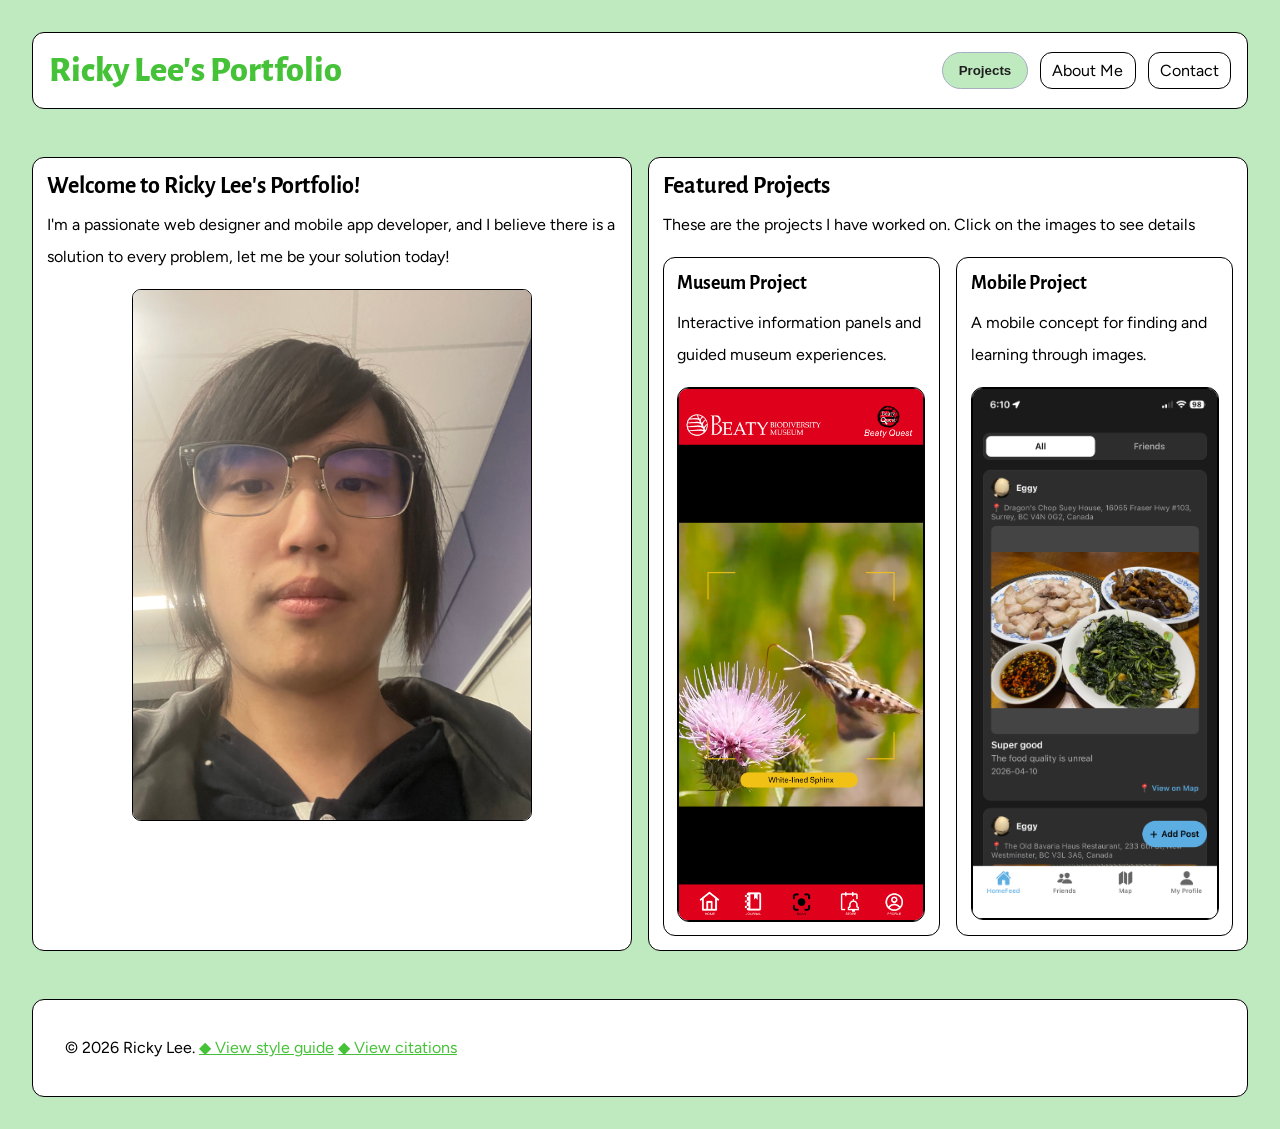
<file: index.html>
<!doctype html>
<html lang="en">
  <head>
    <meta charset="utf-8" />
    <meta name="viewport" content="width=device-width, initial-scale=1" />
    <title>Ricky's Portfolio - Home</title>
    <link rel="preconnect" href="https://fonts.googleapis.com" />
    <link rel="preconnect" href="https://fonts.gstatic.com" crossorigin />
    <link
      href="https://fonts.googleapis.com/css2?family=Alegreya+Sans:ital,wght@0,100;0,300;0,400;0,500;0,700;0,800;0,900;1,100;1,300;1,400;1,500;1,700;1,800;1,900&family=Figtree:ital,wght@0,300..900;1,300..900&display=swap"
      rel="stylesheet"
    />
    <link href="css/main.css" rel="stylesheet" />
  </head>
  <body>
    <header>
      <nav class="main-nav">
        <a class="link-text-title" href="index.html">Ricky Lee's Portfolio</a>
        <div class="main-nav-links">
          <div class="dropdown">
            <button class="button-nav" type="button">Projects</button>
            <div class="dropdown-content">
              <a href="museum-project.html">Museum Project</a>
              <a href="mobile-project.html">Mobile Project</a>
            </div>
          </div>

          <a href="about.html">About Me</a>

          <a href="contact.html">Contact</a>
        </div>
      </nav>
    </header>

    <div class="project-image-container">
      <section class="element">
        <h2 class="heading-section">Welcome to Ricky Lee's Portfolio!</h2>
        <p class="paragraph-body">
          I'm a passionate web designer and mobile app developer, 
          and I believe there is a solution to every problem, let me be your solution today!
        </p>
        <img class="image-hero" 
        src="img/Ricky Lee Photo 1.JPG"
        alt="front shot photo of Ricky Lee"/> 
      </section>

      <section class="element">
        <h2 class="heading-section">Featured Projects</h2>

        <p class="paragraph-body">
          These are the projects I have worked on.
          Click on the images to see details
        </p>

        <div class="project-image-container">
          <section>
            <h3 class="heading-card">Museum Project</h3>
            <p class="paragraph-body">Interactive information panels and guided museum experiences.</p>
            <a class="image-link" href="museum-project.html">
              <img
                src="img/Beaty Biodiversity Musemn Project/mobile app - camera scanning.png"
                alt="a mock up screenshot of the scanning feature of the mobile app Beaty Quest"
              />
            </a>
          </section>

          <section>
            <h3 class="heading-card">Mobile Project</h3>
            <p class="paragraph-body">A mobile concept for finding and learning through images.</p>
            <a class="image-link" href="mobile-project.html">
              <img
                src="img/Foodie Buddy Project/foodie buddy - post show up in feed.PNG"
                alt="a screenshot of the feeds of mobile app Foodie Buddy"
              />
            </a>
          </section>
        </div>
      </section>
    </div>

    <!--I learn to retrieve the current year using javascript from
     https://medium.com/@ilearnbydoing/display-current-year-in-website-footer-e3f974a9dbc8 -->

    <footer class="element">
      <p class="paragraph-body">© <span id="year"></span> 
        Ricky Lee.
        <a class="link-text" href="style-guide.html">◆ View style guide</a>
        <a class="link-text" href="citation.html">◆ View citations</a>

      </p>
    </footer>

    <script>
      document.getElementById("year").textContent = new Date().getFullYear();
    </script>
  </body>
</html>
</file>
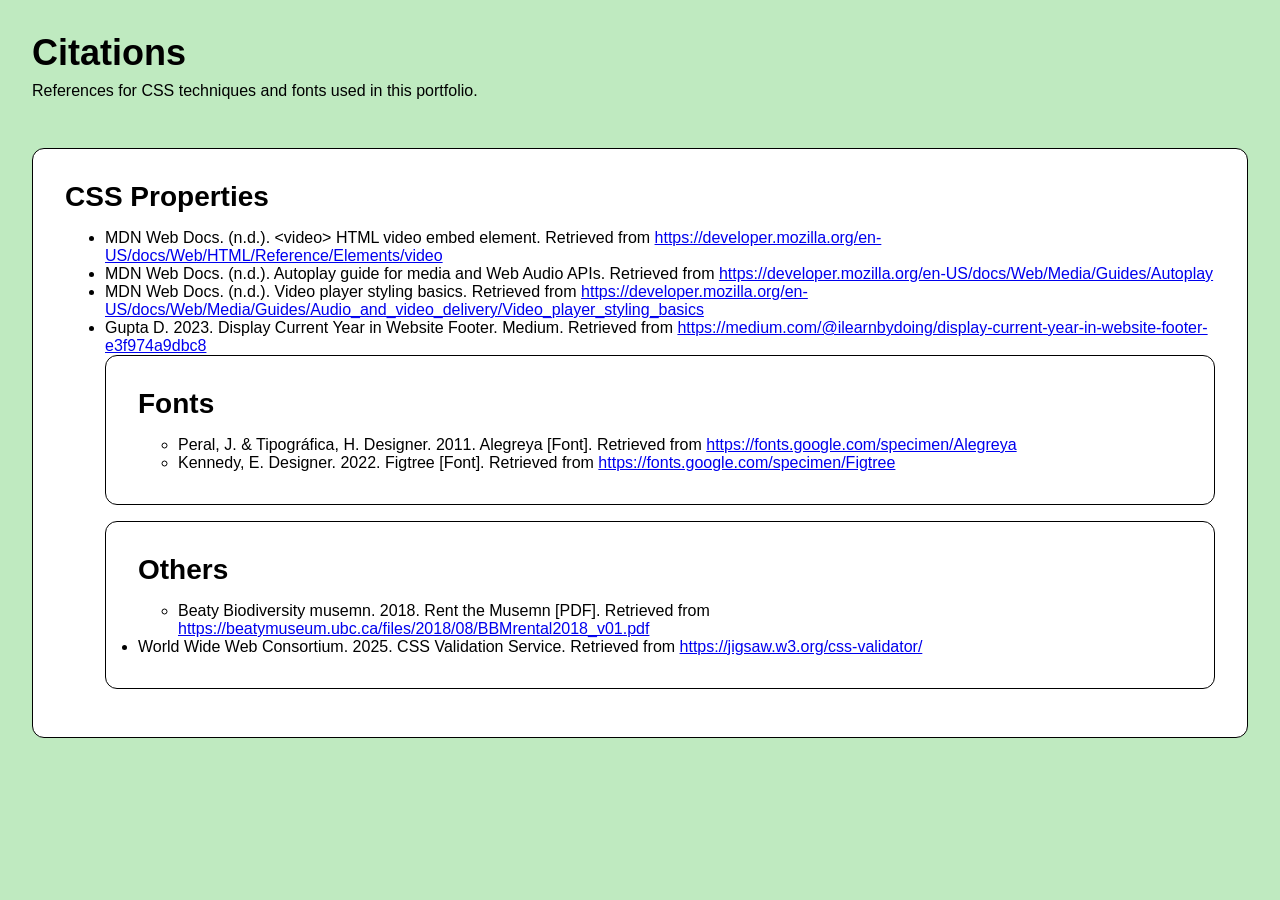
<file: citation.html>
<!doctype html>
<html lang="en">
  <head>
    <meta charset="utf-8" />
    <meta name="viewport" content="width=device-width, initial-scale=1" />
    <title>Citations - Dotsie</title>
    <link href="css/main.css" rel="stylesheet" />
  </head>
  <body>
    <header>
      <h1>Citations</h1>
      <p>
        References for CSS techniques and fonts used in this
        portfolio.
      </p>
    </header>

    <main>
      <section class="element">
        <h2>CSS Properties</h2>

        <ul>

            <li>
                MDN Web Docs. (n.d.). &lt;video&gt; HTML video embed element. Retrieved from
                <a
                href="https://developer.mozilla.org/en-US/docs/Web/HTML/Reference/Elements/video"
                >https://developer.mozilla.org/en-US/docs/Web/HTML/Reference/Elements/video</a
                >
            </li>

            <li>
                MDN Web Docs. (n.d.). Autoplay guide for media and Web Audio APIs. Retrieved from
                <a
                href="https://developer.mozilla.org/en-US/docs/Web/Media/Guides/Autoplay"
                >https://developer.mozilla.org/en-US/docs/Web/Media/Guides/Autoplay</a
                >
            </li>

            <li>
                MDN Web Docs. (n.d.). Video player styling basics. Retrieved from
                <a
                href="https://developer.mozilla.org/en-US/docs/Web/Media/Guides/Audio_and_video_delivery/Video_player_styling_basics"
                >https://developer.mozilla.org/en-US/docs/Web/Media/Guides/Audio_and_video_delivery/Video_player_styling_basics</a
                >
            </li>

            <li>
                Gupta D. 2023. Display Current Year in Website Footer. Medium. Retrieved from
                <a href="https://medium.com/@ilearnbydoing/display-current-year-in-website-footer-e3f974a9dbc8 "
                >https://medium.com/@ilearnbydoing/display-current-year-in-website-footer-e3f974a9dbc8 </a
                >
            </li>


      <section class ="element">
        <h2>Fonts</h2>
        <ul>
          <li>
            Peral, J. &amp; Tipográfica, H. Designer. 2011. Alegreya [Font]. Retrieved from
            <a href="https://fonts.google.com/specimen/Alegreya">
                https://fonts.google.com/specimen/Alegreya
            </a>
          </li>
          <li>
            Kennedy, E. Designer. 2022. Figtree [Font]. Retrieved from
            <a href="https://fonts.google.com/specimen/Figtree">
                https://fonts.google.com/specimen/Figtree
            </a>
          </li>
        </ul>
      </section>

      <section class ="element">
        <h2>Others</h2>
        <ul>
          <li>
            Beaty Biodiversity musemn. 2018. Rent the Musemn [PDF]. Retrieved from
            <a href="https://beatymuseum.ubc.ca/files/2018/08/BBMrental2018_v01.pdf">
                https://beatymuseum.ubc.ca/files/2018/08/BBMrental2018_v01.pdf
            </a>
          </li>
        </ul>
        <li>
            World Wide Web Consortium. 2025. CSS Validation Service. Retrieved from
            <a href="https://jigsaw.w3.org/css-validator/">
                https://jigsaw.w3.org/css-validator/
            </a>
        </li>
      </section>

    </main>
  </body>
</html>
</file>
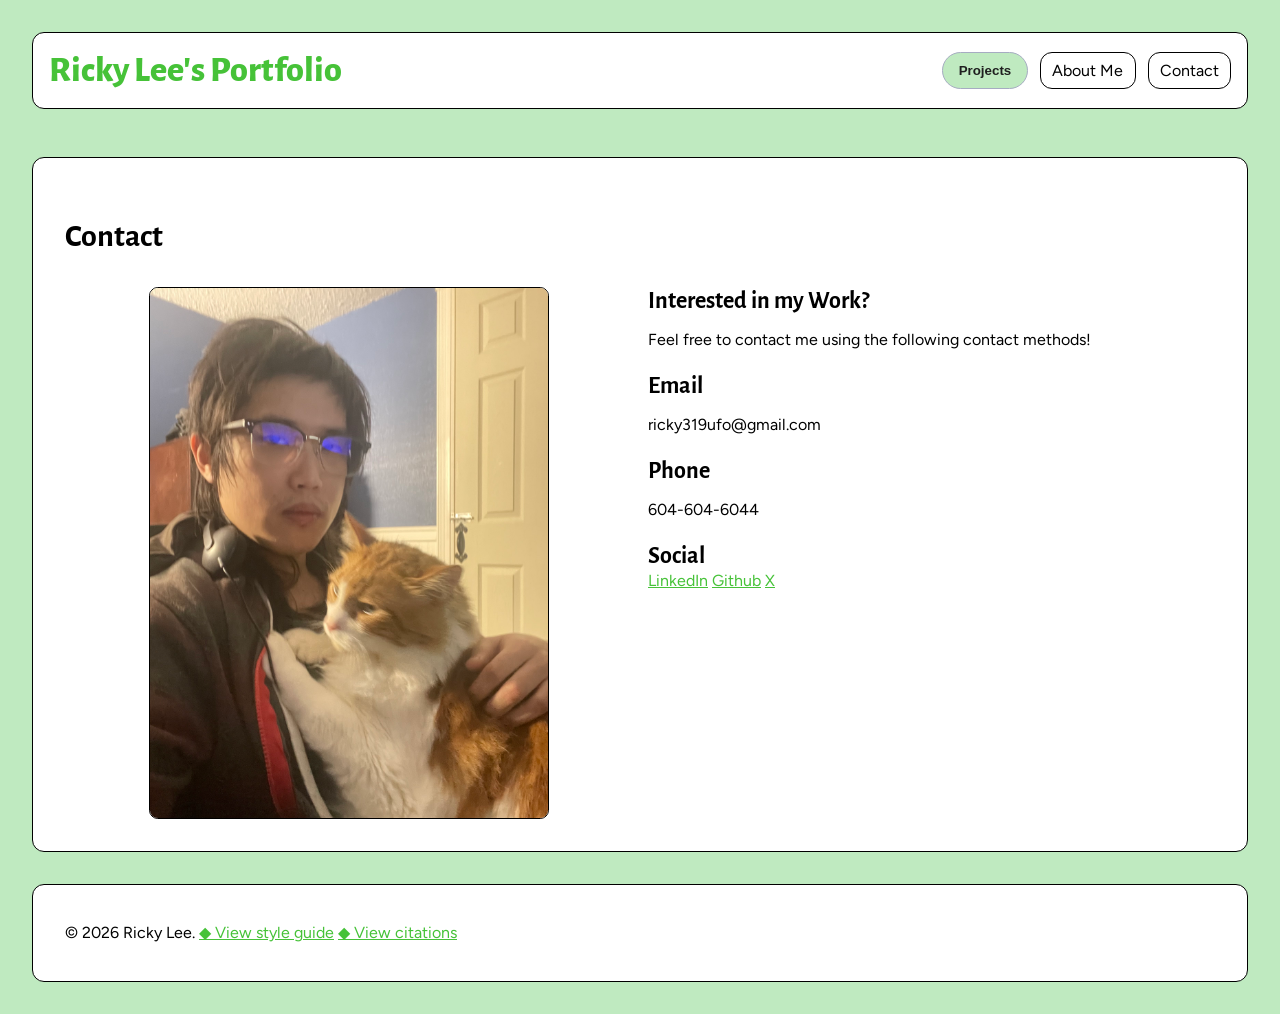
<file: contact.html>
<!doctype html>
<html lang="en">
  <head>
    <meta charset="utf-8" />
    <meta name="viewport" content="width=device-width, initial-scale=1" />
    <title>Ricky's Portfolio - Contact</title>
    <link rel="preconnect" href="https://fonts.googleapis.com" />
    <link rel="preconnect" href="https://fonts.gstatic.com" crossorigin />
    <link
      href="https://fonts.googleapis.com/css2?family=Alegreya+Sans:ital,wght@0,100;0,300;0,400;0,500;0,700;0,800;0,900;1,100;1,300;1,400;1,500;1,700;1,800;1,900&family=Figtree:ital,wght@0,300..900;1,300..900&display=swap"
      rel="stylesheet"
    />
    <link href="css/main.css" rel="stylesheet" />
  </head>
  <body>
    <header>
      <nav class="main-nav">
        <a class="link-text-title" href="index.html">Ricky Lee's Portfolio</a>
        <div class="main-nav-links">
          <div class="dropdown">
            <button class="button-nav" type="button">Projects</button>
            <div class="dropdown-content">
              <a href="museum-project.html">Museum Project</a>
              <a href="mobile-project.html">Mobile Project</a>
            </div>
          </div>

          <a href="about.html">About Me</a>

          <a href="contact.html">Contact</a>
        </div>
      </nav>
    </header>

    <section class="element">
      <h1 class="heading-display">Contact</h1>
      <div class="project-image-container">
        <img class="image-hero" 
        src="img/Ricky Lee Photo 3.JPG"
        alt="photo of Ricky Lee with his cat"/>
        <div>

          <h2 class="heading-section"> Interested in my Work? </h2>
          <p class="paragraph-body">
            Feel free to contact me using the following contact methods!
          </p>

          <h2 class="heading-section"> Email </h2>
          <p class="paragraph-body">
            ricky319ufo@gmail.com
          </p>

          <h2 class="heading-section"> Phone </h2>
          <p class="paragraph-body">
            604-604-6044
          </p>

          <h2 class="heading-section"> Social </h2>
          <a class="link-text" href="#">LinkedIn</a>
          <a class="link-text" href="#">Github</a> 
          <a class="link-text" href="#">X</a> 

        </div>
      </div>
    </section>

    <footer class="element">
      <p class="paragraph-body">
        © <span id="year"></span> Ricky Lee.
        <a class="link-text" href="style-guide.html">◆ View style guide</a>
        <a class="link-text" href="citation.html">◆ View citations</a>
      </p>
    </footer>

    <script>
      document.getElementById("year").textContent = new Date().getFullYear();
    </script>
  </body>
</html>
</file>
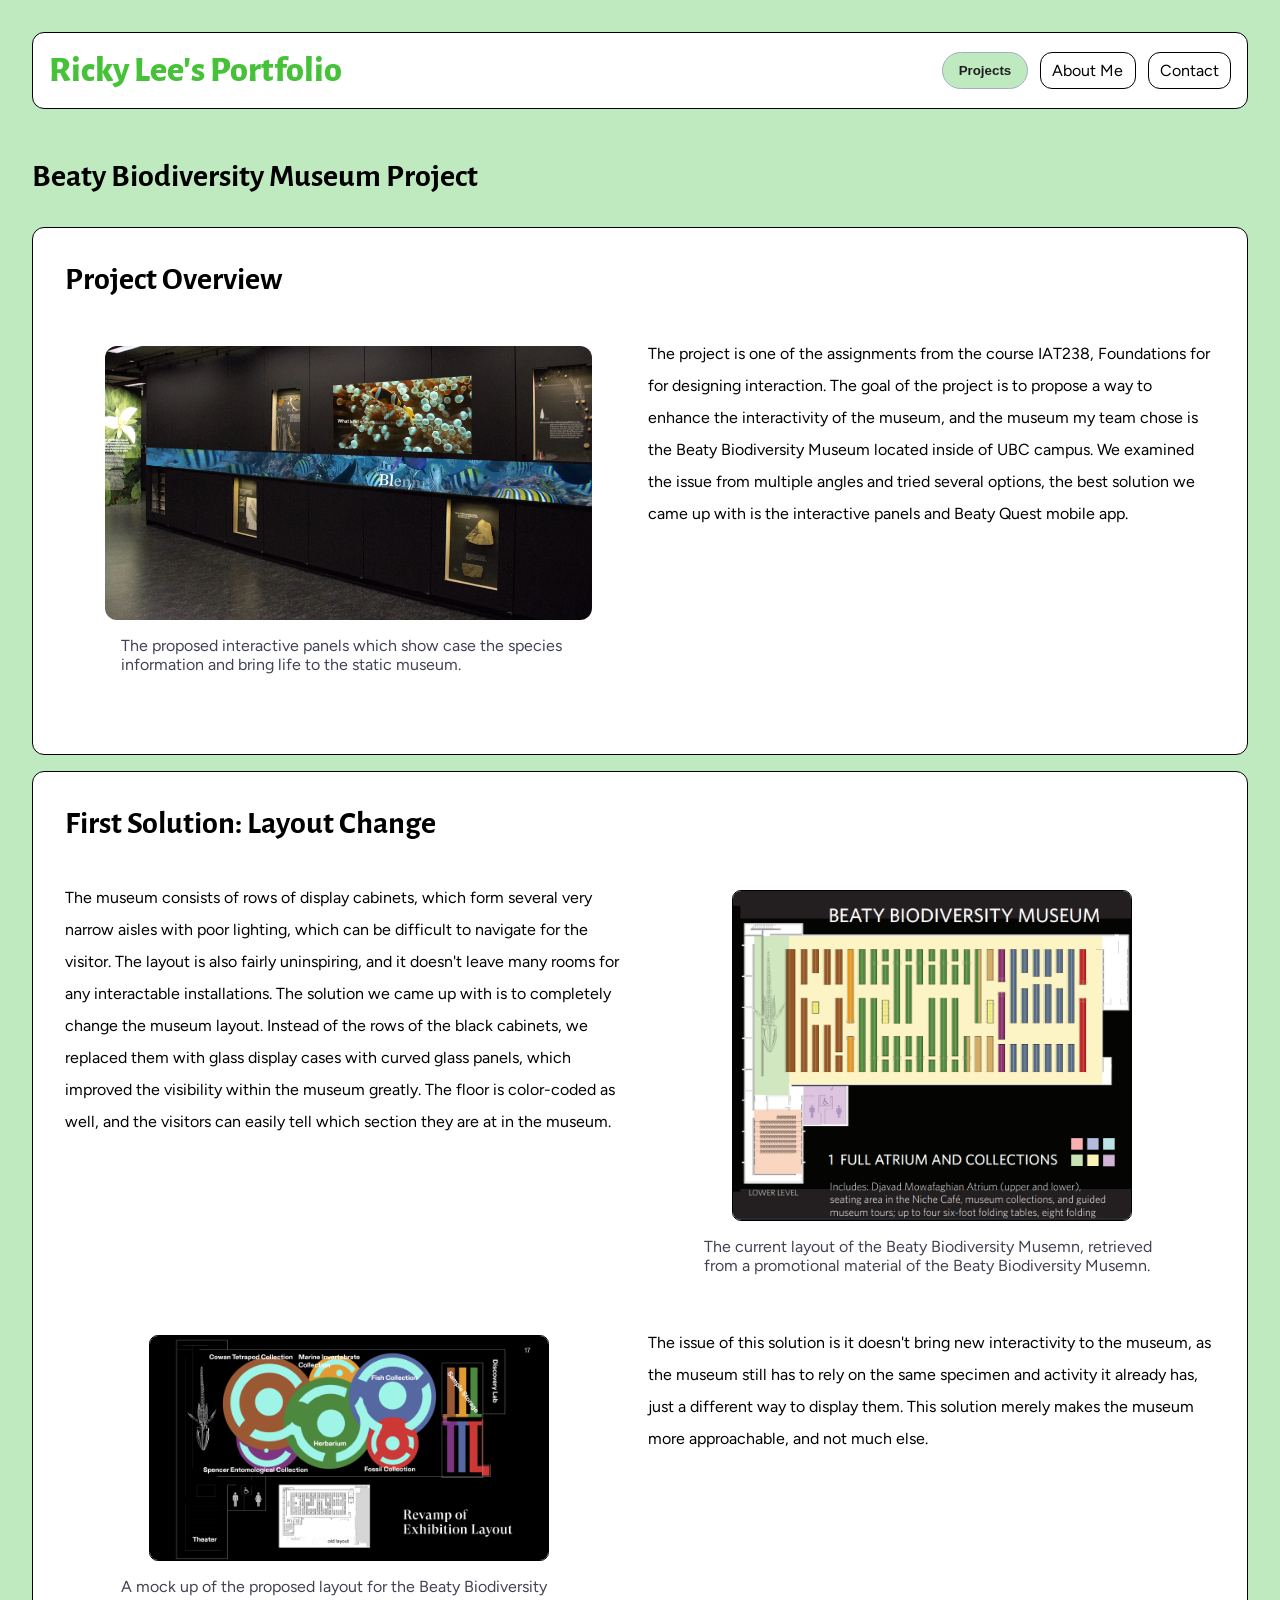
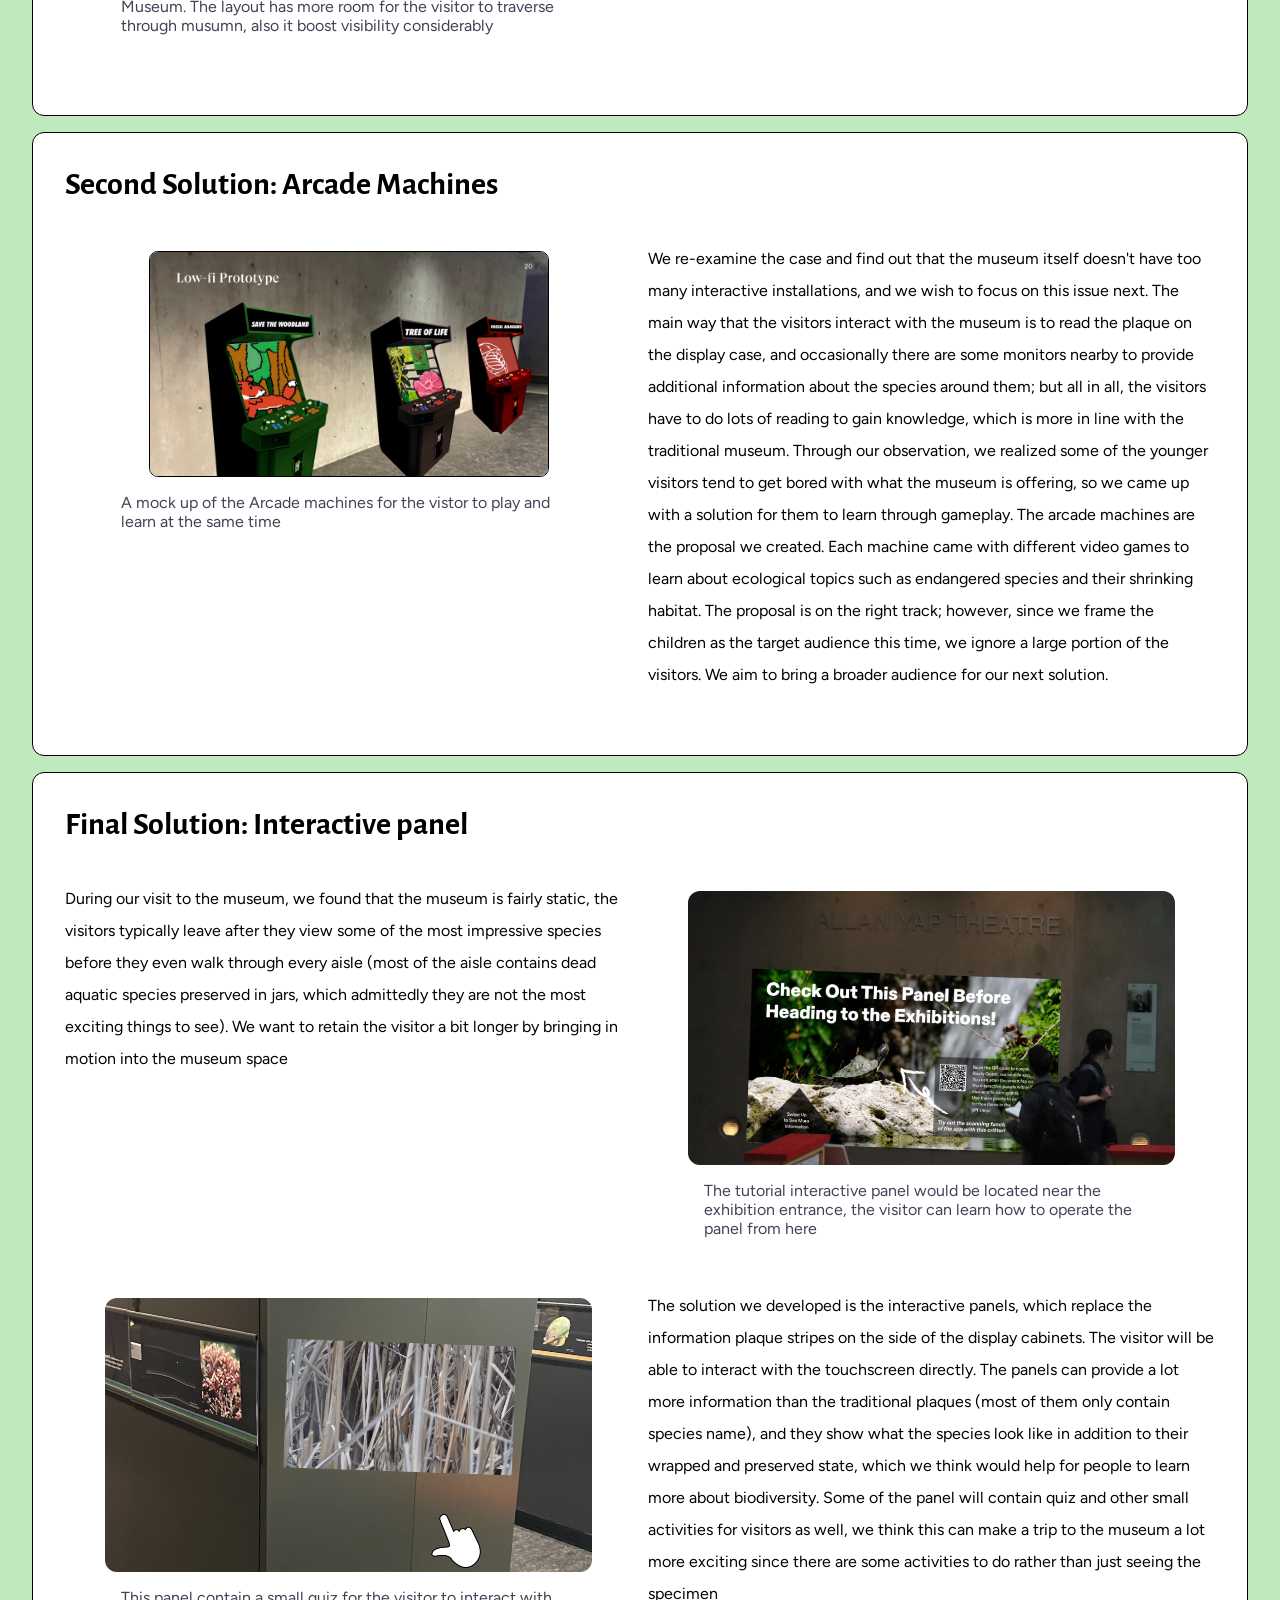
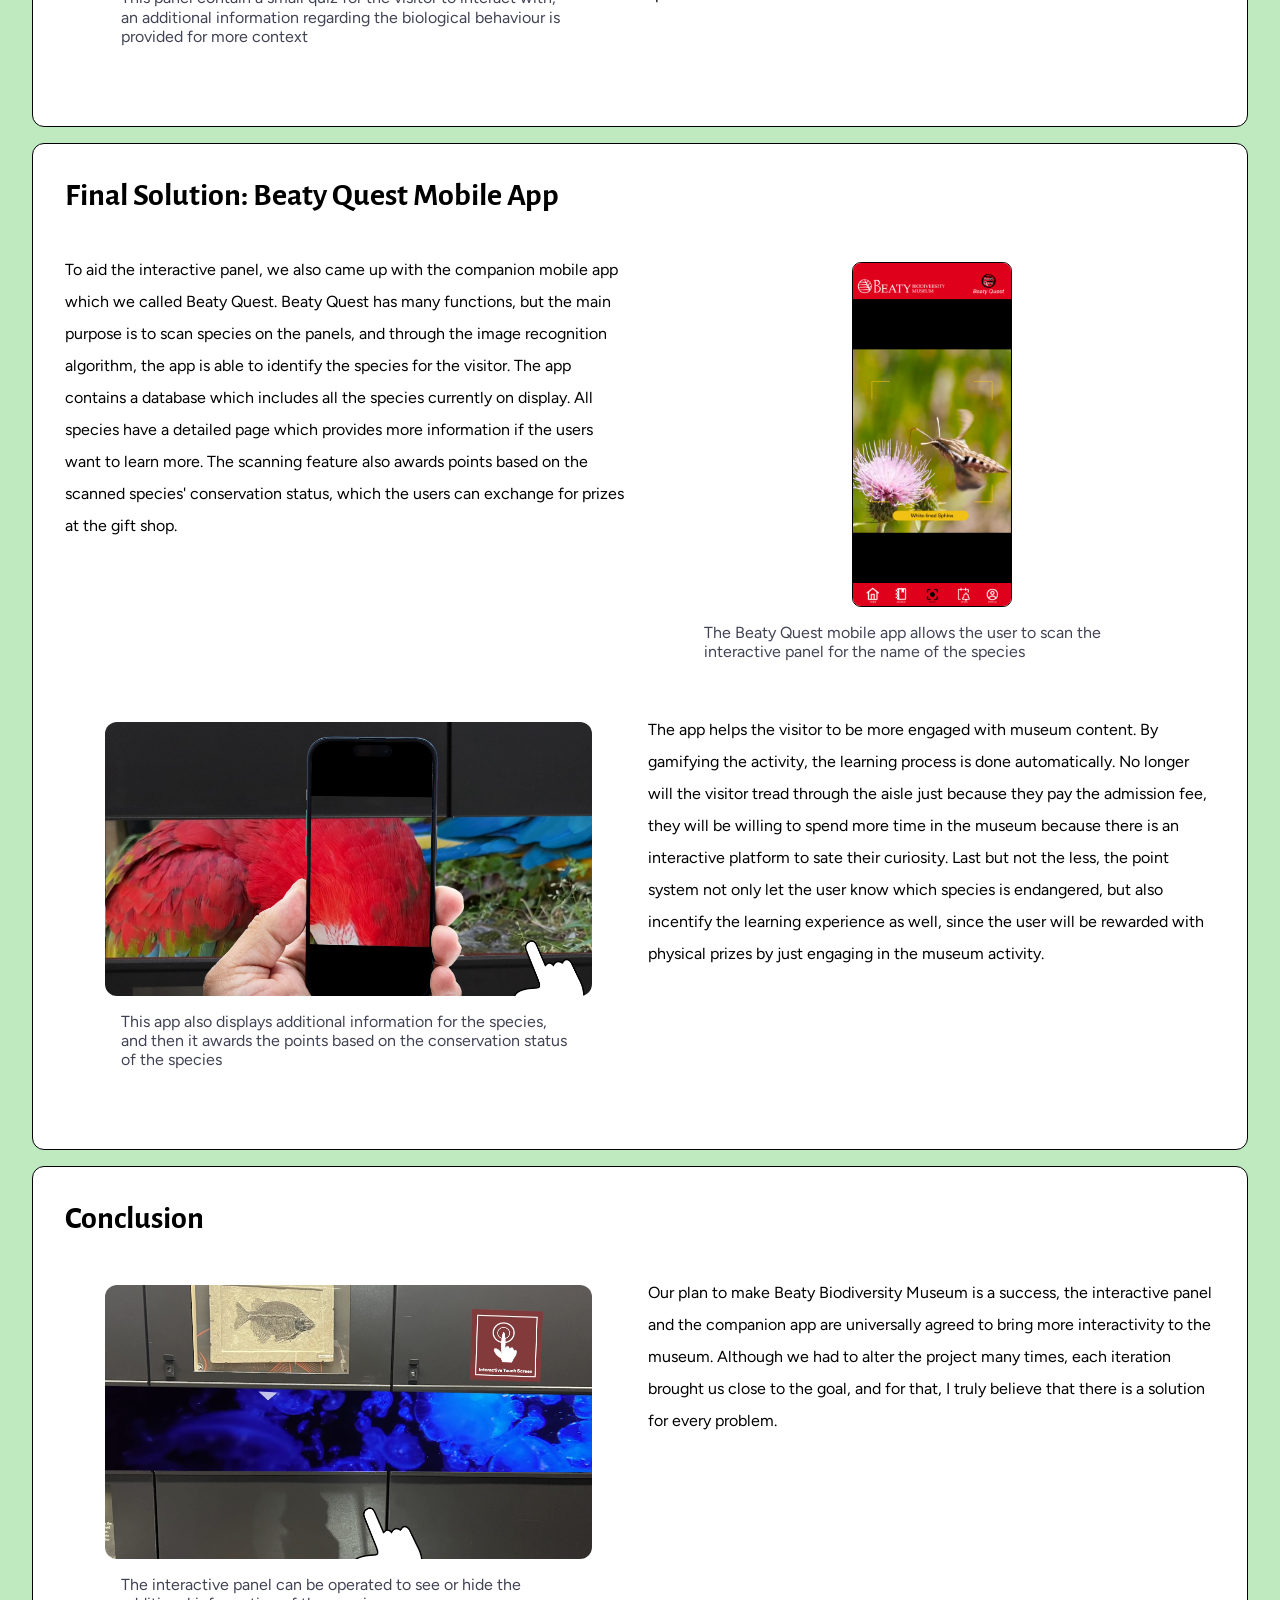
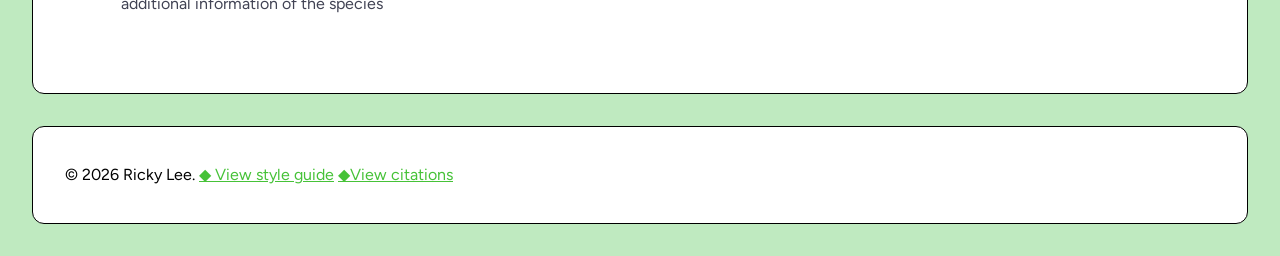
<file: museum-project.html>
<!doctype html>
<html lang="en">
  <head>
    <meta charset="utf-8" />
    <meta name="viewport" content="width=device-width, initial-scale=1" />
    <title>Ricky's Portfolio - Museum Project</title>
    <link rel="preconnect" href="https://fonts.googleapis.com" />
    <link rel="preconnect" href="https://fonts.gstatic.com" crossorigin />
    <link
      href="https://fonts.googleapis.com/css2?family=Alegreya+Sans:ital,wght@0,100;0,300;0,400;0,500;0,700;0,800;0,900;1,100;1,300;1,400;1,500;1,700;1,800;1,900&family=Figtree:ital,wght@0,300..900;1,300..900&display=swap"
      rel="stylesheet"
    />
    <link href="css/main.css" rel="stylesheet" />
  </head>
  <body>
    <header>
      <nav class="main-nav">
        <a class="link-text-title" href="index.html">Ricky Lee's Portfolio</a>
        <div class="main-nav-links">
          <div class="dropdown">
            <button class="button-nav" type="button">Projects</button>
            <div class="dropdown-content">
              <a href="museum-project.html">Museum Project</a>
              <a href="mobile-project.html">Mobile Project</a>
            </div>
          </div>
          <a href="about.html">About Me</a>
          <a href="contact.html">Contact</a>
        </div>
      </nav>
    </header>

    <h1 class="heading-display">Beaty Biodiversity Museum Project</h1>

    <section class="element">
      <h2 class="heading-display">Project Overview</h2>
      <div class="project-image-container">
      <!-- Use https://developer.mozilla.org/en-US/docs/Web/Media/Guides/Autoplay to learn how to 
       auto play webm, the brower blocks autoplay if it is not muted, lazy loading causes the browser
       to load the webm only when it is in view -->
        <figure>
          <video autoplay loop muted>
            <source src="img/Beaty Biodiversity Musemn Project/interactive information panel 2 - an overview.webm" type="video/webm" loading="lazy">
            Your browser does not support webm file.
          </video>
          <figcaption>
            The proposed interactive panels which show case the species information and bring life to the static museum.
          </figcaption>
        </figure>
        <p class="paragraph-body">  
          The project is one of the assignments from the course IAT238, Foundations for for designing interaction. The goal of the project is to propose a way to enhance the interactivity of the museum, and the museum my team chose is the Beaty Biodiversity Museum located inside of UBC campus. We examined the issue from multiple angles and tried several options, the best solution we came up with is the interactive panels and Beaty Quest mobile app. 
        </p>
      <div>
    </section>

    <section class="element">
      <h2 class="heading-display">First Solution: Layout Change</h2>
      <div class="project-image-container">
        <p class="paragraph-body">  
          The museum consists of rows of display cabinets, which form several very narrow aisles with poor lighting, which can be difficult to navigate for the visitor. The layout is also fairly uninspiring, and it doesn't leave many rooms for any interactable installations. 
          The solution we came up with is to completely change the museum layout. Instead of the rows of the black cabinets, we replaced them with glass display cases with curved glass panels, which improved the visibility within the museum greatly. The floor is color-coded as well, and the visitors can easily tell which section they are at in the museum. 
        </p>

        <figure>
          <img src="img/Beaty Biodiversity Musemn Project/beaty biodiversity museum floor plan.png"
          alt="the current layout of the Beaty Biodiversity Musemn"
          class ="image-hero"/> 
          <figcaption>
            The current layout of the Beaty Biodiversity Musemn, retrieved from a promotional material of the Beaty Biodiversity Musemn.
          </figcaption>
        </figure>
      </div>

      <div class="project-image-container">
        <figure>
          <img src="img/Beaty Biodiversity Musemn Project/solution 1 - layout change.png"
          alt="a mock up of the new layout for the Beaty Biodiversity Musemn"
          class ="image-hero"/> 
          <figcaption>
            A mock up of the proposed layout for the Beaty Biodiversity Museum. The layout has more room for the visitor to traverse through musumn, also it boost visibility considerably
          </figcaption>
        </figure>

        <p class="paragraph-body">  
          The issue of this solution is it doesn't bring new interactivity to the museum, as the museum still has to rely on the same specimen and activity it already has, just a different way to display them. This solution merely makes the museum more approachable, and not much else.
        </p>
      <div>
    </section>



    <section class="element">
      <h2 class="heading-display">Second Solution: Arcade Machines</h2>
      <div class="project-image-container">
        <figure>
          <img src="img/Beaty Biodiversity Musemn Project/solution 2 - arcade machine.png"
          alt="a mock up of the new layout for the Beaty Biodiversity Musemn"
          class ="image-hero"/> 
          <figcaption>
            A mock up of the Arcade machines for the vistor to play and learn at the same time
          </figcaption>
        </figure>
        <p class="paragraph-body">  
          We re-examine the case and find out that the museum itself doesn't have too many interactive installations, and we wish to focus on this issue next. The main way that the visitors interact with the museum is to read the plaque on the display case, and occasionally there are some monitors nearby to provide additional information about the species around them; but all in all, the visitors have to do lots of reading to gain knowledge, which is more in line with the traditional museum. Through our observation, we realized some of the younger visitors tend to get bored with what the museum is offering, so we came up with a solution for them to learn through gameplay. The arcade machines are the proposal we created. Each machine came with different video games to learn about ecological topics such as endangered species and their shrinking habitat. The proposal is on the right track; however, since we frame the children as the target audience this time, we ignore a large portion of the visitors. We aim to bring a broader audience for our next solution.
        </p>
      <div>
    </section>



    <section class="element">
      <h2 class="heading-display">Final Solution: Interactive panel</h2>
      <div class="project-image-container">
        <p class="paragraph-body">  
          During our visit to the museum, we found that the museum is fairly static, the visitors typically leave after they view some of the most impressive species before they even walk through every aisle (most of the aisle contains dead aquatic species preserved in jars, which admittedly they are not the most exciting things to see). We want to retain the visitor a bit longer by bringing in motion into the museum space
        </p>

        <figure>
          <video autoplay loop muted>
            <source src="img/Beaty Biodiversity Musemn Project/interactive information panel - tutorial panel.webm" type="video/webm" loading="lazy">
            Your browser does not support webm file.
          </video>
          <figcaption>
            The tutorial interactive panel would be located near the exhibition entrance, the visitor can learn how to operate the panel from here
          </figcaption>
        </figure>
        </figure>
      </div>

      <div class="project-image-container">
        <figure>
          <video autoplay loop muted>
            <source src="img/Beaty Biodiversity Musemn Project/interactive information panel 5 - quiz panel operation.webm" type="video/webm" loading="lazy">
            Your browser does not support webm file.
          </video>
          <figcaption>
            This panel contain a small quiz for the visitor to interact with, an additional information regarding the biological behaviour is provided for more context
          </figcaption>
        </figure>

        <p class="paragraph-body">  
          The solution we developed is the interactive panels, which replace the information plaque stripes on the side of the display cabinets. The visitor will be able to interact with the touchscreen directly. The panels can provide a lot more information than the traditional plaques (most of them only contain species name), and they show what the species look like in addition to their wrapped and preserved state, which we think would help for people to learn more about biodiversity. Some of the panel will contain quiz and other small activities for visitors as well, we think this can make a trip to the museum a lot more exciting since there are some activities to do rather than just seeing the specimen 
        </p>
      <div>
    </section>


    <section class="element">
      <h2 class="heading-display">Final Solution: Beaty Quest Mobile App</h2>
      <div class="project-image-container">
        <p class="paragraph-body">  
          To aid the interactive panel, we also came up with the companion mobile app which we called Beaty Quest. Beaty Quest has many functions, but the main purpose is to scan species on the panels, and through the image recognition algorithm, the app is able to identify the species for the visitor. The app contains a database which includes all the species currently on display. All species have a detailed page which provides more information if the users want to learn more. The scanning feature also awards points based on the scanned species' conservation status, which the users can exchange for prizes at the gift shop.
        </p>

        <figure>
          <img src="img/Beaty Biodiversity Musemn Project/mobile app - camera scanning.png"
          alt="a mock up of the camera scanning screen of the Beaty Quest mobile app"
          class ="image-small"/> 
          <figcaption>
            The Beaty Quest mobile app allows the user to scan the interactive panel for the name of the species
          </figcaption>
        </figure>
      </div>

      <div class="project-image-container">
        <figure>
          <video autoplay loop muted>
            <source src="img/Beaty Biodiversity Musemn Project/interactive information panel 3 - mobile app scanner.webm" type="video/webm" loading="lazy">
            Your browser does not support webm file.
          </video>
          <figcaption>
            This app also displays additional information for the species, and then it awards the points based on the conservation status of the species
          </figcaption>
        </figure>

        <p class="paragraph-body">  
          The app helps the visitor to be more engaged with museum content. By gamifying the activity, the learning process is done automatically. No longer will the visitor tread through the aisle just because they pay the admission fee, they will be willing to spend more time in the museum because there is an interactive platform to sate their curiosity. Last but not the less, the point system not only let the user know which species is endangered, but also incentify the learning experience as well, since the user will be rewarded with physical prizes by just engaging in the museum activity.
        </p>
      <div>
    </section>

    <section class="element">
      <h2 class="heading-display">Conclusion</h2>
      <div class="project-image-container">
        <figure>
          <video autoplay loop muted>
            <source src="img/Beaty Biodiversity Musemn Project/interactive information panel 4 - panel text manipulation.webm" type="video/webm" loading="lazy">
            Your browser does not support webm file.
          </video>
          <figcaption>
            The interactive panel can be operated to see or hide the additional information of the species
          </figcaption>
        </figure>

        <p class="paragraph-body">  
          Our plan to make Beaty Biodiversity Museum is a success, the interactive panel and the companion app are universally agreed to bring more interactivity to the museum. Although we had to alter the project many times, each iteration brought us close to the goal, and for that, I truly believe that there is a solution for every problem. 
        </p>

      <div>
    </section>

    <footer class="element">
      <p class="paragraph-body">© <span id="year"></span> 
        Ricky Lee.
        <a class="link-text" href="style-guide.html">◆ View style guide</a>
        <a class="link-text" href="citation.html">◆View citations</a>
      </p>
    </footer>

    <script>
      document.getElementById("year").textContent = new Date().getFullYear();
    </script>
  </body>
</html>
</file>
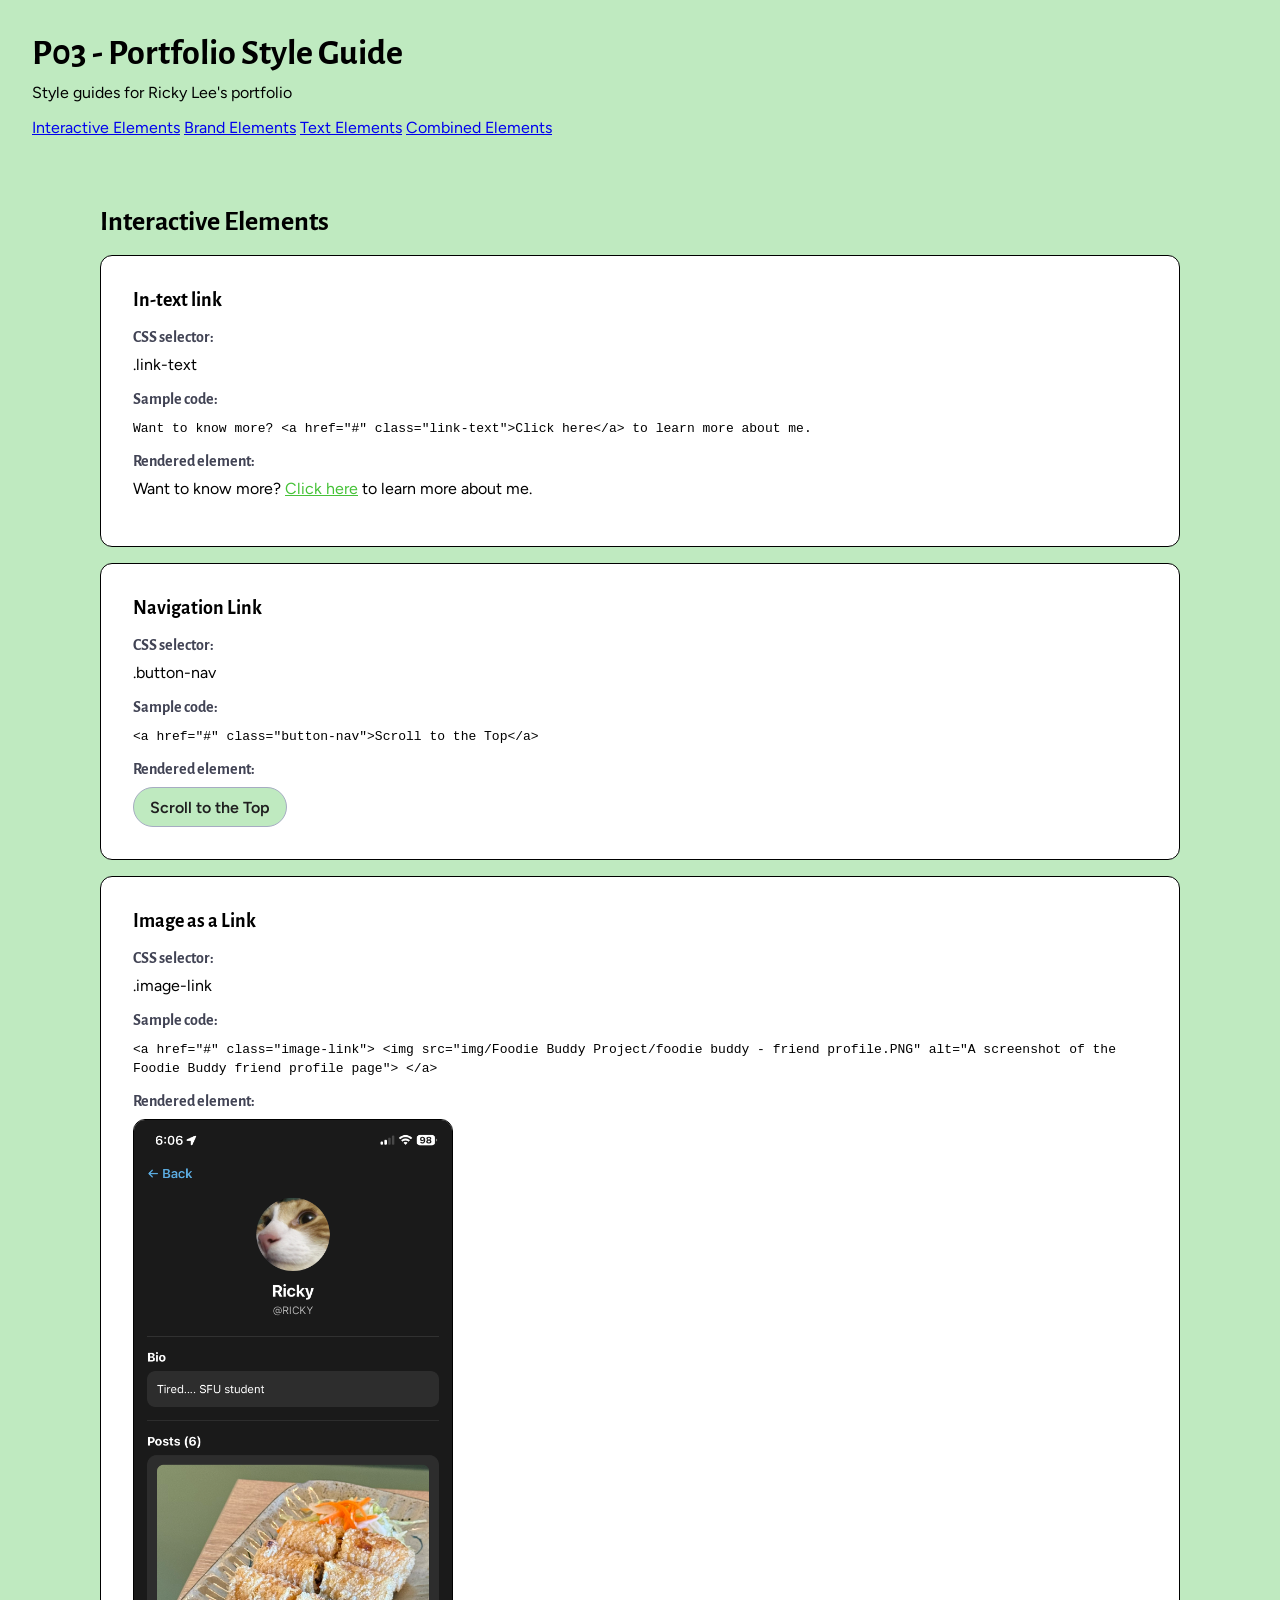
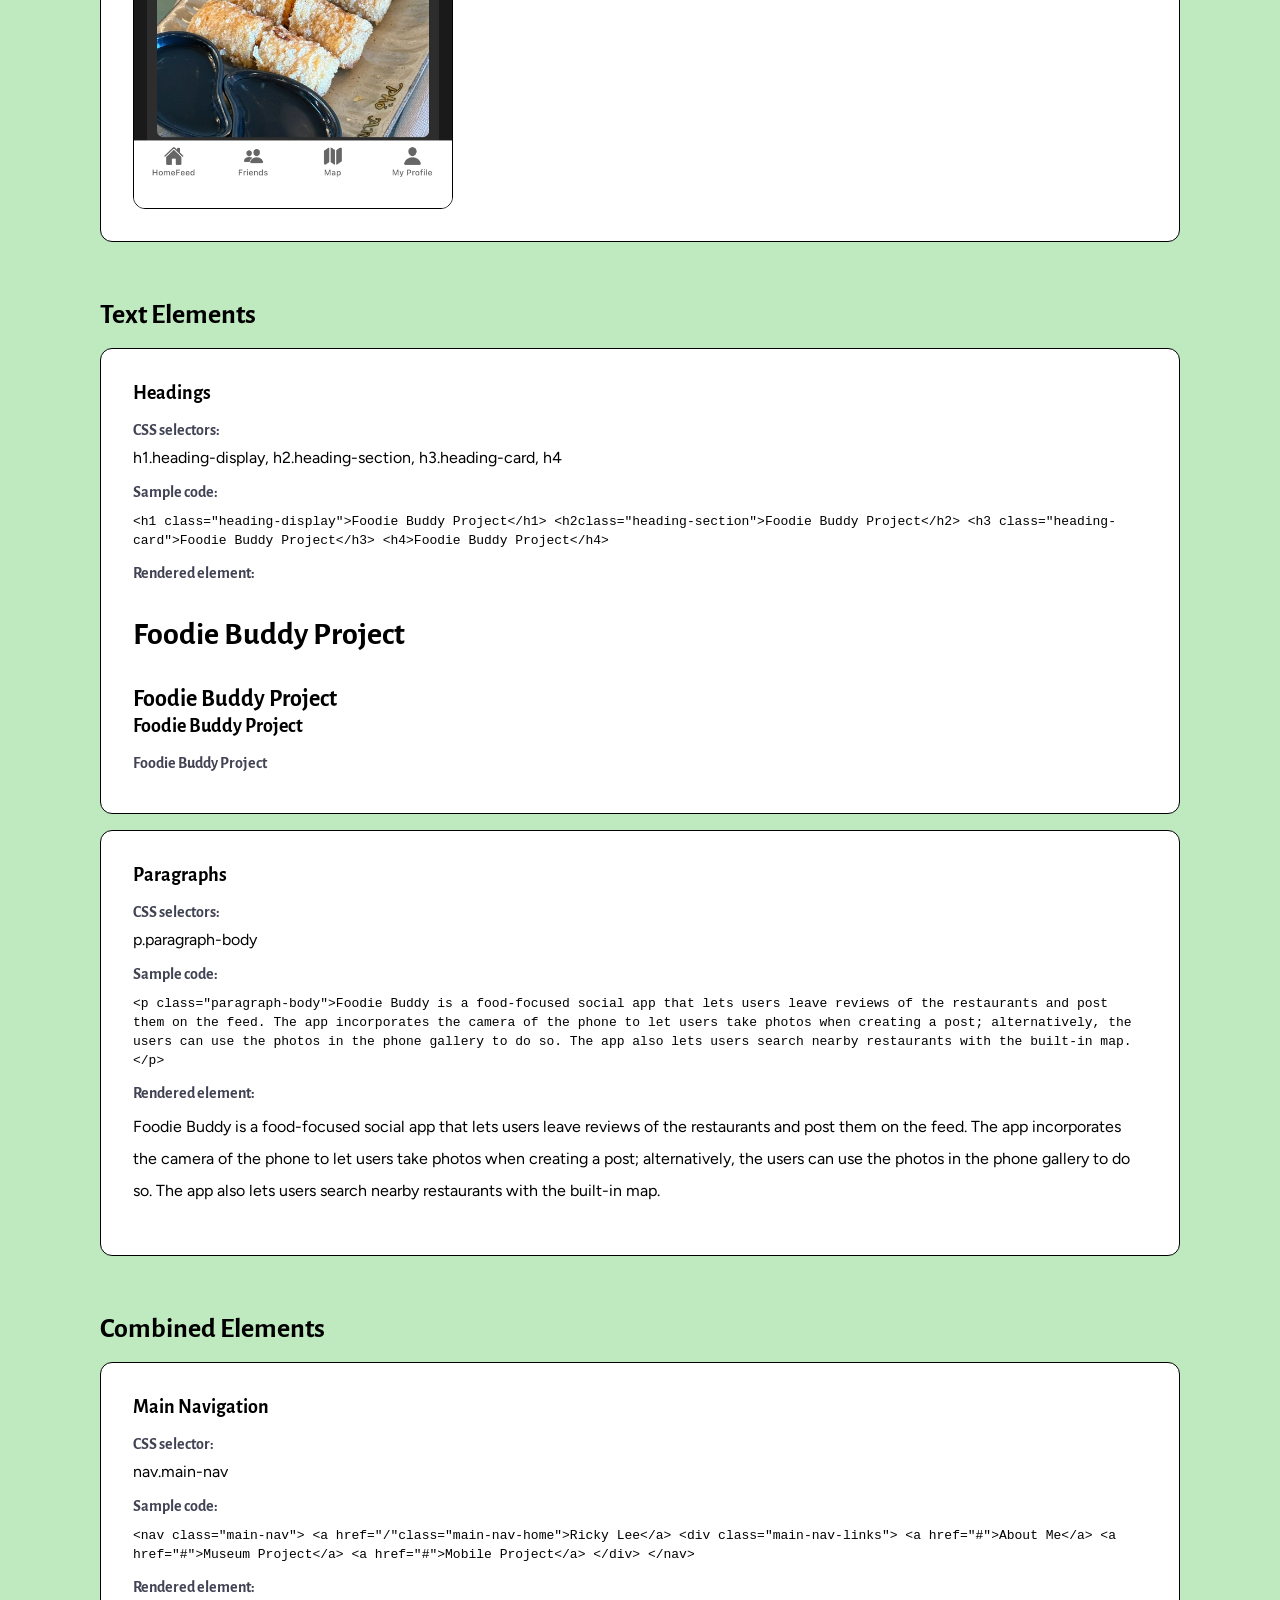
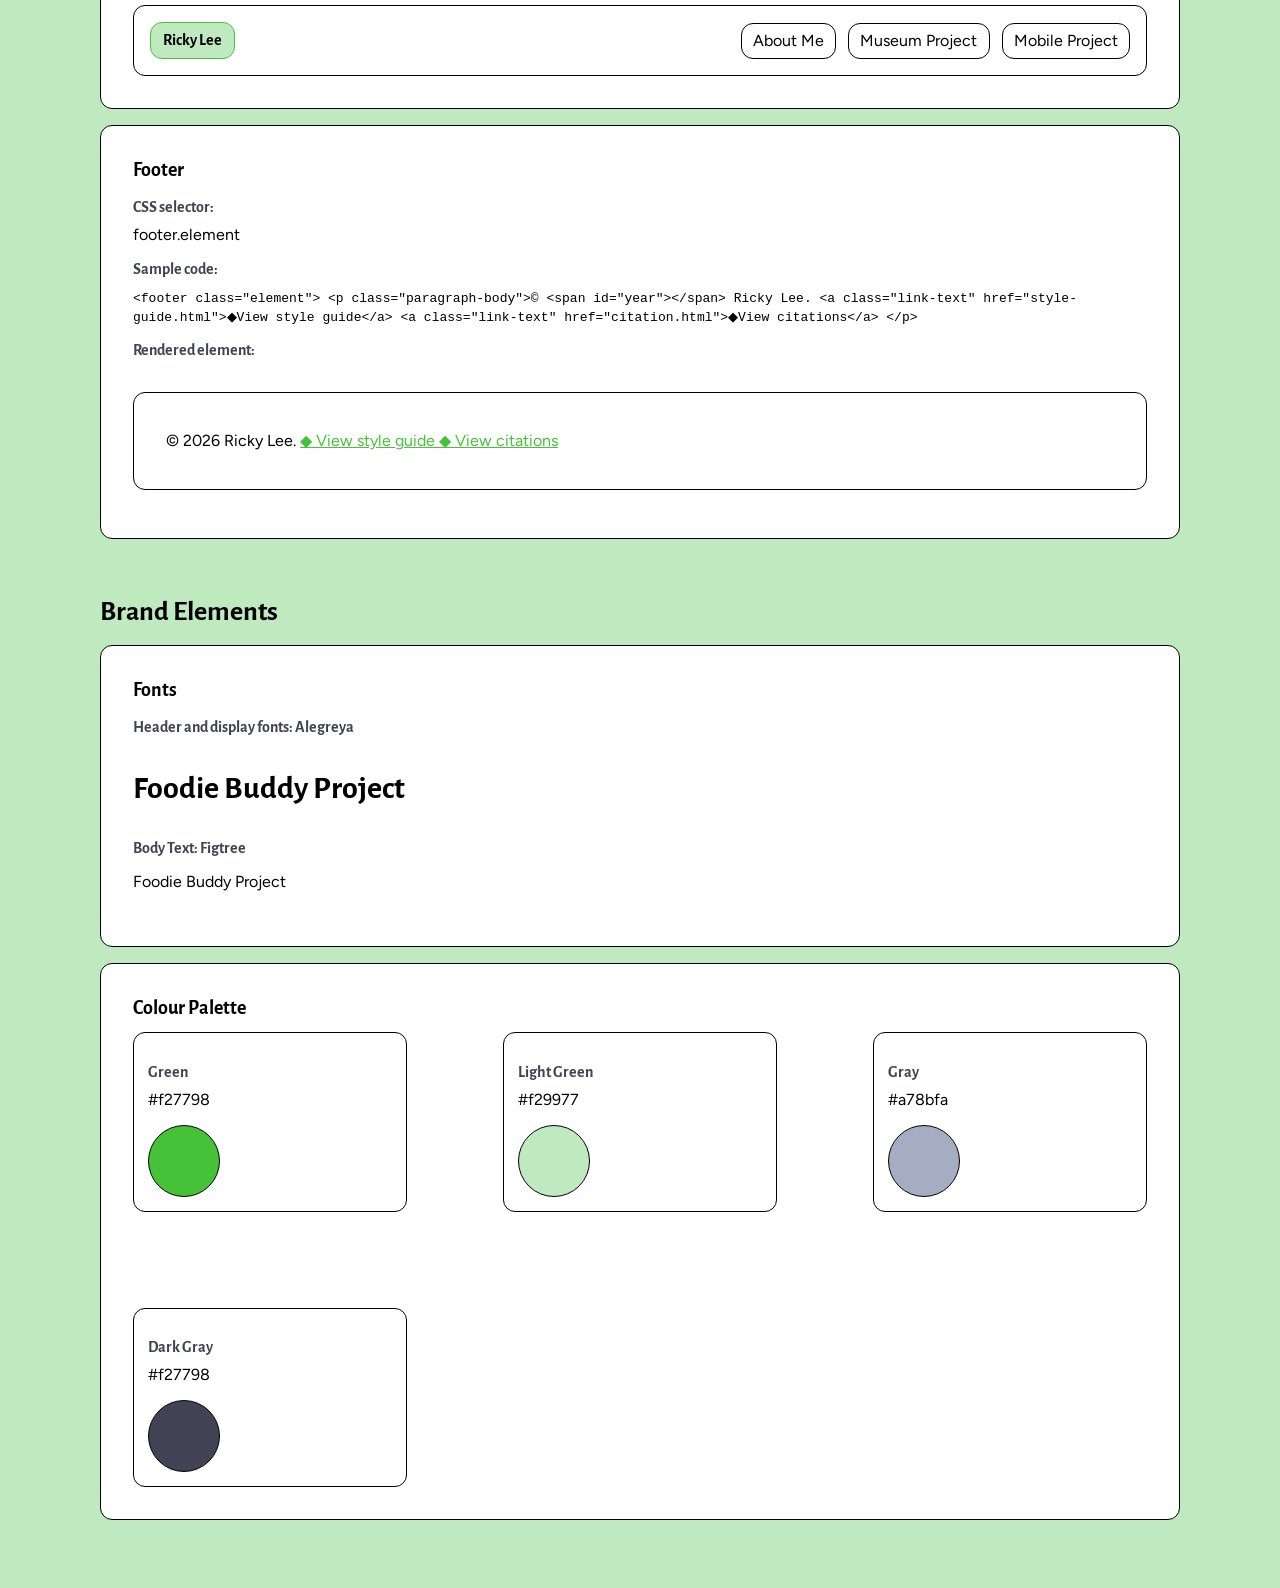
<file: style-guide.html>
<!doctype html>
<html>
  <head>
    <meta charset="utf-8" />
    <title>Style Guide for Ricky Lee's Portfolio</title>

    <link rel="preconnect" href="https://fonts.googleapis.com" />
    <link rel="preconnect" href="https://fonts.gstatic.com" crossorigin />
    <link
      href="https://fonts.googleapis.com/css2?family=Alegreya+Sans:ital,wght@0,100;0,300;0,400;0,500;0,700;0,800;0,900;1,100;1,300;1,400;1,500;1,700;1,800;1,900&family=Figtree:ital,wght@0,300..900;1,300..900&display=swap"
      rel="stylesheet"
    />

    <link href="css/main.css" rel="stylesheet" />
  </head>

  <body>
    <header>
      <h1>P03 - Portfolio Style Guide</h1>

      <p>
        Style guides for Ricky Lee's portfolio
      </p>

      <nav>
        <a href="#interactive_elements">Interactive Elements</a>
        <a href="#brand_elements">Brand Elements</a>
        <a href="#text_elements">Text Elements</a>
        <a href="#combined_elements">Combined Elements</a>
      </nav>
    </header>

    <!-- INTERACTIVE ELEMENTS SECTION -->
    <section id="interactive_elements">
      <h2>Interactive Elements</h2>

      <section class="element">
        <h3>In-text link</h3>

        <h4>CSS selector:</h4>
        <p>.link-text</p>

        <h4>Sample code:</h4>
        <code>
          Want to know more? &lt;a href="#" class="link-text"&gt;Click here&lt;/a&gt; to learn more about me.
        </code>

        <h4>Rendered element:</h4>
        <p>
          Want to know more? <a class="link-text" href="#">Click here</a> to learn more about me.
        </p>
      </section>

      <section class="element">
        <h3>Navigation Link</h3>

        <h4>CSS selector:</h4>
        <p>.button-nav</p>

        <h4>Sample code:</h4>
        <code>
          &lt;a href="#" class="button-nav"&gt;Scroll to the Top&lt;/a&gt;
        </code>

        <h4>Rendered element:</h4>
        <a class="button-nav" href="#">Scroll to the Top</a>
      </section>

      <section class="element">
        <h3>Image as a Link</h3>

        <h4>CSS selector:</h4>
        <p>.image-link</p>

        <h4>Sample code:</h4>
        <code>
          &lt;a href="#" class="image-link"&gt; 
          &lt;img src="img/Foodie Buddy Project/foodie buddy - friend profile.PNG" alt="A screenshot of the Foodie Buddy friend profile page"&gt; &lt;/a&gt;
        </code>

        <h4>Rendered element:</h4>
        <a href="#" class="image-link">
          <img src="img/Foodie Buddy Project/foodie buddy - friend profile.PNG" alt="A screenshot of the Foodie Buddy friend profile page">    
        </a>
      </section>
    </section>

    <!-- TEXT ELEMENTS SECTION -->
    <section id="text_elements">
      <h2>Text Elements</h2>

      <section class="element">
        <h3>Headings</h3>

        <h4>CSS selectors:</h4>
        <p>
          h1.heading-display, h2.heading-section, h3.heading-card,
          h4
        </p>

        <h4>Sample code:</h4>
        <code>
          &lt;h1 class="heading-display"&gt;Foodie Buddy Project&lt;/h1&gt; 
          &lt;h2class="heading-section"&gt;Foodie Buddy Project&lt;/h2&gt; 
          &lt;h3 class="heading-card"&gt;Foodie Buddy Project&lt;/h3&gt; 
          &lt;h4&gt;Foodie Buddy Project&lt;/h4&gt; 
        </code>

        <h4>Rendered element:</h4>
        <h1 class="heading-display"> Foodie Buddy Project </h1>
        <h2 class="heading-section"> Foodie Buddy Project </h2>
        <h3 class="heading-subtitle"> Foodie Buddy Project </h3>
        <h4 class="heading-misc"> Foodie Buddy Project </h4>

      </section>

      <section class="element">
        <h3>Paragraphs</h3>

        <h4>CSS selectors:</h4>
        <p>p.paragraph-body</p>

        <h4>Sample code:</h4>
        <code>
          &lt;p class="paragraph-body"&gt;Foodie Buddy is a food-focused social app that lets users leave reviews of the restaurants and post them on the feed. The app incorporates the camera of the phone to let users take photos when creating a post; alternatively, the users can use the photos in the phone gallery to do so. The app also lets users search nearby restaurants with the built-in map.
          &lt;/p&gt;
        </code>

        <h4>Rendered element:</h4>
        <p class="paragraph-body">
          Foodie Buddy is a food-focused social app that lets users leave reviews of the restaurants and post them on the feed. The app incorporates the camera of the phone to let users take photos when creating a post; alternatively, the users can use the photos in the phone gallery to do so. The app also lets users search nearby restaurants with the built-in map.
        </p>
      </section>

    </section>

    <!-- COMBINED ELEMENTS SECTION -->
    <section id="combined_elements">
      <h2>Combined Elements</h2>

      <section class="element">
        <h3>Main Navigation</h3>

        <h4>CSS selector:</h4>
        <p>nav.main-nav</p>

        <h4>Sample code:</h4>
        <code>
          &lt;nav class="main-nav"&gt; &lt;a href="/"class="main-nav-home"&gt;Ricky Lee&lt;/a&gt; 
          &lt;div class="main-nav-links"&gt; &lt;a href="#"&gt;About Me&lt;/a&gt; 
          &lt;a href="#"&gt;Museum Project&lt;/a&gt; 
          &lt;a href="#"&gt;Mobile Project&lt;/a&gt; 
          &lt;/div&gt; &lt;/nav&gt;
        </code>

        <h4>Rendered element:</h4>
        <nav class="main-nav">
          <a href="#" class="main-nav-home">Ricky Lee</a>
          <div class="main-nav-links">
            <a href="#">About Me</a>
            <a href="#">Museum Project</a>
            <a href="#">Mobile Project</a>
          </div>
        </nav>
      </section>

      <section class="element">
        <h3>Footer</h3>

        <h4>CSS selector:</h4>
        <p>footer.element</p>

        <h4>Sample code:</h4>
        <code>
          &lt;footer class="element"&gt;
            &lt;p class="paragraph-body"&gt;© &lt;span id="year"&gt;&lt;/span&gt; Ricky Lee.
            &lt;a class="link-text" href="style-guide.html"&gt;&#9670;View style guide&lt;/a&gt;
            &lt;a class="link-text" href="citation.html"&gt;&#9670;View citations&lt;/a&gt;
          &lt;/p&gt;
        </code>


        <h4>Rendered element:</h4>
        <footer class="element">
          <p class="paragraph-body">© <span id="year"></span> Ricky Lee.
            <a class="link-text" href="style-guide.html">◆ View style guide </a>
            <a class="link-text" href="citation.html">◆ View citations </a>
          </p>
        </footer>

      </section>
    </section>

    <script>
      document.getElementById("year").textContent = new Date().getFullYear();
    </script>

    </section>

    <section id="brand_elements">
      <h2>Brand Elements</h2>
      <section class="element">
          <h3>Fonts</h3>
          <div>
            <h4>Header and display fonts: Alegreya</h4>
            <h1 class="heading-display"> Foodie Buddy Project </h1>
          </div>
          <div>
            <h4>Body Text: Figtree</h4>
            <p class="body-text"> Foodie Buddy Project </p>
          </div>
      </section>

      <!-- BRAND ELEMENTS SECTION -->
      <section class="element">
        <h3>Colour Palette</h3>
        <div class="palette-container">
          <section>
            <h4> Green </h4>
            <p> #f27798 </p>
            <div class = "circle palette-green"></div>
          </section>
          <section>
            <h4> Light Green </h4>
            <p> #f29977 </p>
            <div class = "circle palette-light-green"></div>
          </section>
          <section>
            <h4> Gray </h4>
            <p> #a78bfa </p>
            <div class = "circle palette-gray"></div>
          </section>
          <section>
            <h4> Dark Gray </h4>
            <p> #f27798 </p>
            <div class = "circle palette-dark-gray"></div>
          </section>
        </div>
      </section>
    </section>

  </body>
</html>
</file>
<file: css/main.css>
/* P03 Portfolio CSS*/

* {
  box-sizing: border-box;
}

img {
  width: 100%;
  height: auto; 
}

figcaption {
  font-family: "Figtree", sans-serif;
  color:  #414354;
  line-height: 1.2rem;
  margin: 1rem;
}

video{
  width: 100%;
  height: auto; 
  display: block;
  border-radius: 0.75rem;
}

body {
  margin: 0;
  font-family: "Figtree", sans-serif;
  color: black;
  background: #bfeac0;
  margin: 2rem;
}

/* Shared utilities */
.card {
  background: white;
  border: 0.05rem solid black;
  border-radius: 0.75rem;
}

.card-pad {
  padding: 1.25rem;
}

/* Page layout */
header {
  margin-bottom: 3rem;
}

header h1 {
  font-family: "Alegreya Sans", sans-serif;
  font-size: 2.25rem;
  margin: 0 0 0.5rem;
}

/* Sections */
section {
  padding: 1.25rem;
}

#interactive_elements,
#text_elements,
#combined_elements,
#brand_elements {
  max-width: 70rem;
  margin: 0 auto;
}

.element {
  
  background: white;
  border: 0.05rem solid black;
  border-radius: 0.75rem;
  padding: 2rem;
  margin: 0 0 1rem;
}

.element h3 {
  font-family: "Alegreya Sans", sans-serif;
  font-size: 1.25rem;
  margin: 0 0 0.75rem;
}

.element h4 {
  font-family: "Alegreya Sans", sans-serif;
  font-size: 1rem;
  margin: 1rem 0 0.5rem;
  color: #414354;
}

h2 {
  font-family: "Alegreya Sans", sans-serif;
  font-size: 1.75rem;
  margin: 0 0 1rem;
}

p {
  margin: 0.5rem 0 1rem;
}

footer.element {
  margin-top: 2rem;
}

footer.element p {
  margin: 0;
}

/* === Interactive Elements === */
.link-text {
  color: #46c238;
  text-decoration: underline;
}

.link-text:hover {
  color: #414354;
}

.link-text-title {
  font-family: "Alegreya Sans", sans-serif;
  font-size: 2.25rem;
  font-weight: 800;
  color: #46c238;
  text-decoration: none;
}

.link-text-title:hover {
  color: #414354;
}

.button-nav {
  display: inline-flex;
  align-items: center;
  padding: 0.6rem 1rem;
  border-radius: 20rem;
  text-decoration: none;
  font-weight: 600;
  background: #bfeac0;
  border: 0.05rem solid #a6acc2;
  color: #1f1f1f;
}

.button-nav:hover {
  background: #46c238;
}

.image-hero {
  display: flex;
  justify-content: center;
  max-width: 25rem;
  height: auto;
}

.image-small {
  display: flex;
  justify-content: center;
  max-width: 10rem;
  height: auto;
}



.image-link {
  display: flex;
  border-radius: 0.75rem;
  overflow: hidden;
  border: 0.05rem solid black;
  background: white;
  max-width: 20rem;
  transition: transform 150ms ease, border-color 150ms ease;
}

@media (width < 48rem) {
  .image-hero {
    width: 40%;
    height: auto;
  }

  .image-link{
    width: 40%;
    height: auto;
  }
}


.image-link:hover {
  border-color: #414354;
  transform: translateY(-0.15rem);
}


/* === Text Elements === */
.heading-display,
.heading-section,
.heading-card,
h1,
h2,
h3,
h4 {
  font-family: "Alegreya Sans", sans-serif;
}

.heading-display {
  font-size: 2rem;
  margin-bottom: 2rem;
}

.heading-section {
  font-size: 1.5rem;
  margin: 0;
}

.heading-card {
  font-size: 1.25rem;
  margin: 0;
}

.paragraph-body,
.body-text {
  font-family: "Figtree",sans-serif;
  font-size: 1rem;
  color: black;
  line-height: 2rem;
}

/* === Combined Elements === */
nav.main-nav {
  width: 100%;
  display: flex;
  flex-wrap: wrap;
  align-items: center;
  justify-content: space-between;
  gap: 1rem;
  padding: 1rem;
  border-radius: 0.75rem;
  background: white;
  border: 0.05rem solid black;
}

.main-nav-home {
  text-decoration: none;
  font-family: "Alegreya Sans", sans-serif;
  font-weight: 700;
  padding: 0.5rem 0.75rem;
  border-radius: 0.75rem;
  background:  #bfeac0;
  border: 0.05rem solid #46c238;
  color: black;
}

.main-nav-home:hover {
  background: #a6acc2;
}

.main-nav-links {
  display: flex;
  flex-wrap: wrap;
  gap: 0.75rem;
}

.main-nav-links a {
  text-decoration: none;
  color: inherit;
  padding: 0.45rem 0.7rem;
  border-radius: 0.75rem;
  border: 0.05rem solid black;
  background: white;
}

.main-nav-links a:hover {
  border-color:  #46c238;
  background:  #bfeac0;
}

/* === Dropdown === */
.dropdown {
  border-radius: 0.75rem;
  position: relative;
  display: inline-block;
}

.dropdown-content {
  display: none;
  position: absolute;
  top: 100%;
  left: 0;
  z-index: 10;
  min-width: 14rem;
  background: white;
  border: 0.05rem solid black;
  border-radius: 0.75rem;
  padding: 0.5rem;
}

.dropdown:hover .dropdown-content {
  display: flex;
  flex-direction: column;
  gap: 0.25rem;
}

.dropdown-content a {
  text-decoration: none;
  color: inherit;
  padding: 0.45rem 0.7rem;
  border-radius: 0.75rem;
  border: 0.05rem solid black;
  background: white;
}

.dropdown-content a:hover {
  border-color: #46c238;
  background: #bfeac0;
}

/* === Brand Elements === */
.palette-container,
.project-image-container {
  display: grid;
  gap: 6rem;
}

.palette-container {
  grid-template-columns: repeat(auto-fit, minmax(12rem, 1fr));
  margin-top: 0.5rem;
}

.project-image-container {
  grid-template-columns: repeat(2, minmax(0, 1fr));
  margin-top: 0.75rem;
  gap: 1rem;
}

.project-image-container img {
  display: block;
  margin: 0 auto;
  border-radius: 0.55rem;
  border: 0.05rem solid black;
}

.project-image-container .image-link {
  display: flex;
  justify-content: center;
  align-items: center;
  margin: 0 auto;
}


@media (width < 48rem) {
  .project-image-container {
    grid-template-columns: 1fr;
  }
}


.palette-container section,
.project-image-container section {
  padding: 0.85rem;
  border-radius: 0.75rem;
  border: 0.05rem solid black;
  background: white;
}

.circle {
  width: 4.5rem;
  height: 4.5rem;
  border-radius: 20rem;
  margin-top: 0.75rem;
  border: 0.05rem solid black;
}

.palette-green {
  background: #46c238;
}

.palette-light-green {
  background: #bfeac0;
}

.palette-gray {
  background: #a6acc2;
}

.palette-dark-gray {
  background: #414354;
}
</file>
